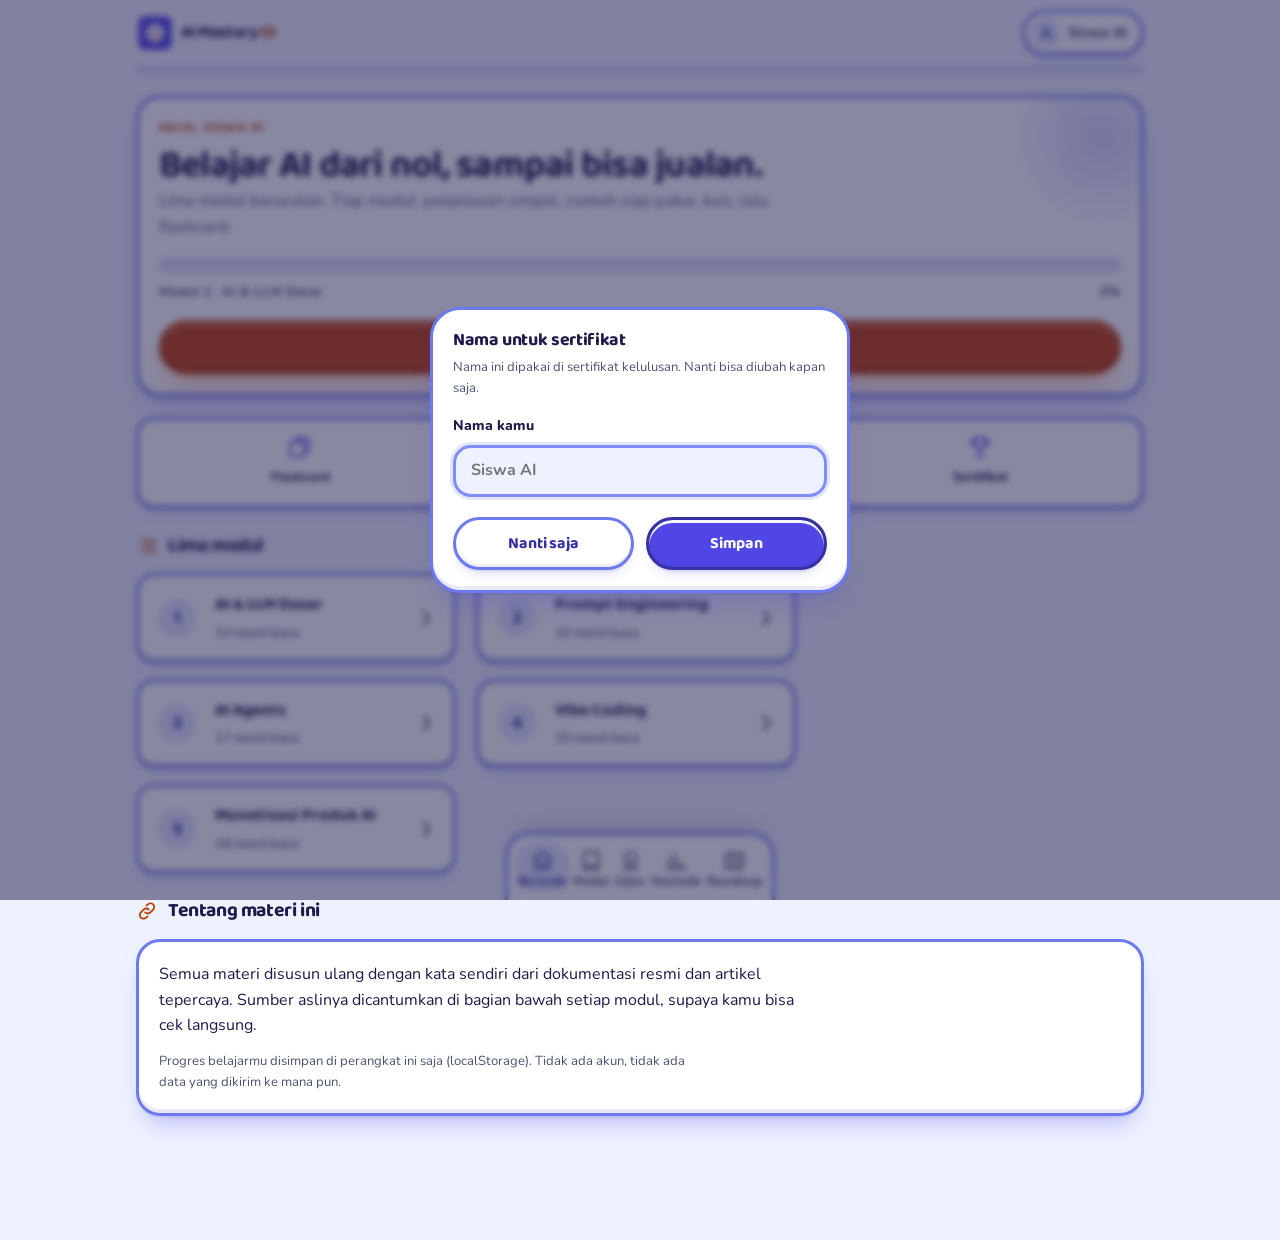
<file: index.html>
<!DOCTYPE html>
<html lang="id">
<head>
<meta charset="utf-8">
<meta name="viewport" content="width=device-width, initial-scale=1, viewport-fit=cover">
<title>AI Mastery ID — Belajar AI dari Nol sampai Menghasilkan</title>
<meta name="description" content="Kursus AI 5 modul untuk pemula Indonesia: dasar LLM, prompt engineering, AI agents, vibe coding, monetisasi produk AI. Plus kuis, flashcard, sertifikat. Bisa offline.">
<meta name="theme-color" content="#4F46E5">
<meta name="color-scheme" content="light">
<link rel="manifest" href="./manifest.json">
<link rel="icon" href="./assets/favicon-32.png" sizes="32x32">
<link rel="apple-touch-icon" href="./assets/apple-touch-icon.png">
<meta name="apple-mobile-web-app-capable" content="yes">
<meta name="apple-mobile-web-app-title" content="AI Mastery">
<meta name="mobile-web-app-capable" content="yes">
<link rel="stylesheet" href="./styles.css">
</head>
<body>

<a class="skip-link" href="#main">Lewati ke konten utama</a>

<svg width="0" height="0" style="position:absolute" aria-hidden="true" focusable="false">
  <defs>
    <symbol id="brandLogo" viewBox="0 0 512 512">
      <rect width="512" height="512" rx="116" fill="#4F46E5"/>
      <rect x="26" y="26" width="460" height="460" rx="96" fill="none" stroke="#C7D2FE" stroke-opacity=".55" stroke-width="6"/>
      <circle cx="256" cy="256" r="134" fill="#EEF2FF"/>
      <circle cx="212" cy="238" r="21" fill="#4F46E5"/>
      <circle cx="300" cy="238" r="21" fill="#4F46E5"/>
      <path d="M198 302c18 20 39 30 58 30s40-10 58-30" fill="none" stroke="#EA580C" stroke-width="20" stroke-linecap="round"/>
      <path d="M256 92v28M256 392v28M120 256H92M420 256h-28" stroke="#C7D2FE" stroke-width="18" stroke-linecap="round"/>
    </symbol>
    <symbol id="i-home" viewBox="0 0 24 24" fill="none" stroke="currentColor" stroke-width="2" stroke-linecap="round" stroke-linejoin="round"><path d="M3 10.5 12 3l9 7.5"/><path d="M5 9.7V20a1 1 0 0 0 1 1h4v-6h4v6h4a1 1 0 0 0 1-1V9.7"/></symbol>
    <symbol id="i-book" viewBox="0 0 24 24" fill="none" stroke="currentColor" stroke-width="2" stroke-linecap="round" stroke-linejoin="round"><path d="M4 4.5A1.5 1.5 0 0 1 5.5 3H19v15H5.5A1.5 1.5 0 0 0 4 19.5z"/><path d="M4 19.5A1.5 1.5 0 0 0 5.5 21H19v-3"/></symbol>
    <symbol id="i-award" viewBox="0 0 24 24" fill="none" stroke="currentColor" stroke-width="2" stroke-linecap="round" stroke-linejoin="round"><circle cx="12" cy="9" r="6"/><path d="M8.2 14.2 6 22l6-3 6 3-2.2-7.8"/></symbol>
    <symbol id="i-chart" viewBox="0 0 24 24" fill="none" stroke="currentColor" stroke-width="2" stroke-linecap="round" stroke-linejoin="round"><path d="M4 20V10M10 20V4M16 20v-7M22 20H2"/></symbol>
    <symbol id="i-map" viewBox="0 0 24 24" fill="none" stroke="currentColor" stroke-width="2" stroke-linecap="round" stroke-linejoin="round"><path d="M9 4 3 6v15l6-2 6 2 6-2V4l-6 2z"/><path d="M9 4v15M15 6v15"/></symbol>
    <symbol id="i-play" viewBox="0 0 24 24" fill="none" stroke="currentColor" stroke-width="2" stroke-linecap="round" stroke-linejoin="round"><path d="M7 4.5v15l13-7.5z"/></symbol>
    <symbol id="i-cards" viewBox="0 0 24 24" fill="none" stroke="currentColor" stroke-width="2" stroke-linecap="round" stroke-linejoin="round"><rect x="3" y="7" width="13" height="14" rx="2.5"/><path d="M8 4h10a2 2 0 0 1 2 2v11"/></symbol>
    <symbol id="i-copy" viewBox="0 0 24 24" fill="none" stroke="currentColor" stroke-width="2" stroke-linecap="round" stroke-linejoin="round"><rect x="9" y="9" width="12" height="12" rx="2.5"/><path d="M15 5.5A2.5 2.5 0 0 0 12.5 3H5.5A2.5 2.5 0 0 0 3 5.5v7A2.5 2.5 0 0 0 5.5 15"/></symbol>
    <symbol id="i-check" viewBox="0 0 24 24" fill="none" stroke="currentColor" stroke-width="2.4" stroke-linecap="round" stroke-linejoin="round"><path d="m4 12.5 5 5L20 6.5"/></symbol>
    <symbol id="i-x" viewBox="0 0 24 24" fill="none" stroke="currentColor" stroke-width="2.4" stroke-linecap="round" stroke-linejoin="round"><path d="M6 6l12 12M18 6 6 18"/></symbol>
    <symbol id="i-chev" viewBox="0 0 24 24" fill="none" stroke="currentColor" stroke-width="2.4" stroke-linecap="round" stroke-linejoin="round"><path d="m9 5 7 7-7 7"/></symbol>
    <symbol id="i-back" viewBox="0 0 24 24" fill="none" stroke="currentColor" stroke-width="2.4" stroke-linecap="round" stroke-linejoin="round"><path d="m15 5-7 7 7 7"/></symbol>
    <symbol id="i-lock" viewBox="0 0 24 24" fill="none" stroke="currentColor" stroke-width="2" stroke-linecap="round" stroke-linejoin="round"><rect x="4" y="10.5" width="16" height="10.5" rx="3"/><path d="M8 10.5V7a4 4 0 0 1 8 0v3.5"/></symbol>
    <symbol id="i-flame" viewBox="0 0 24 24" fill="none" stroke="currentColor" stroke-width="2" stroke-linecap="round" stroke-linejoin="round"><path d="M12 22c4 0 6.5-2.7 6.5-6.2 0-4.4-4.3-6-4.3-9.8 0-1.6.6-2.6 1-3-3 .5-6 3.1-6 7 0 1.4-.6 2-1.3 2-.8 0-1.4-.8-1.4-2C5 12.6 5.5 22 12 22Z"/></symbol>
    <symbol id="i-download" viewBox="0 0 24 24" fill="none" stroke="currentColor" stroke-width="2" stroke-linecap="round" stroke-linejoin="round"><path d="M12 3v12m0 0 4.5-4.5M12 15l-4.5-4.5"/><path d="M4 17v2.5A1.5 1.5 0 0 0 5.5 21h13A1.5 1.5 0 0 0 20 19.5V17"/></symbol>
    <symbol id="i-share" viewBox="0 0 24 24" fill="none" stroke="currentColor" stroke-width="2" stroke-linecap="round" stroke-linejoin="round"><circle cx="18" cy="5" r="2.6"/><circle cx="6" cy="12" r="2.6"/><circle cx="18" cy="19" r="2.6"/><path d="m8.4 10.8 7.2-4.2M8.4 13.2l7.2 4.2"/></symbol>
    <symbol id="i-refresh" viewBox="0 0 24 24" fill="none" stroke="currentColor" stroke-width="2" stroke-linecap="round" stroke-linejoin="round"><path d="M20 11a8 8 0 0 0-13.7-5.3L3 9"/><path d="M3 4v5h5"/><path d="M4 13a8 8 0 0 0 13.7 5.3L21 15"/><path d="M21 20v-5h-5"/></symbol>
    <symbol id="i-brain" viewBox="0 0 24 24" fill="none" stroke="currentColor" stroke-width="2" stroke-linecap="round" stroke-linejoin="round"><path d="M9.5 3A3.5 3.5 0 0 0 6 6.5 3 3 0 0 0 5 12a3 3 0 0 0 .6 4.6A3.5 3.5 0 0 0 9.5 21H12V3z"/><path d="M14.5 3A3.5 3.5 0 0 1 18 6.5 3 3 0 0 1 19 12a3 3 0 0 1-.6 4.6A3.5 3.5 0 0 1 14.5 21H12"/></symbol>
    <symbol id="i-wand" viewBox="0 0 24 24" fill="none" stroke="currentColor" stroke-width="2" stroke-linecap="round" stroke-linejoin="round"><path d="M4 20 15.5 8.5"/><path d="M13.5 6.5 17.5 10.5"/><path d="M19 3v4M17 5h4M7 4.5v3M5.5 6h3"/></symbol>
    <symbol id="i-cpu" viewBox="0 0 24 24" fill="none" stroke="currentColor" stroke-width="2" stroke-linecap="round" stroke-linejoin="round"><rect x="6" y="6" width="12" height="12" rx="3"/><path d="M10 2v2M14 2v2M10 20v2M14 20v2M2 10h2M2 14h2M20 10h2M20 14h2"/></symbol>
    <symbol id="i-code" viewBox="0 0 24 24" fill="none" stroke="currentColor" stroke-width="2" stroke-linecap="round" stroke-linejoin="round"><path d="m8 6-5 6 5 6M16 6l5 6-5 6"/></symbol>
    <symbol id="i-coins" viewBox="0 0 24 24" fill="none" stroke="currentColor" stroke-width="2" stroke-linecap="round" stroke-linejoin="round"><ellipse cx="9" cy="6" rx="6" ry="3"/><path d="M3 6v5c0 1.7 2.7 3 6 3s6-1.3 6-3V6"/><path d="M9 14v4c0 1.7 2.7 3 6 3s6-1.3 6-3v-5c0-1.7-2.7-3-6-3"/></symbol>
    <symbol id="i-link" viewBox="0 0 24 24" fill="none" stroke="currentColor" stroke-width="2" stroke-linecap="round" stroke-linejoin="round"><path d="M10 13.5a4 4 0 0 0 5.7 0l3-3a4 4 0 0 0-5.7-5.7L11.5 6"/><path d="M14 10.5a4 4 0 0 0-5.7 0l-3 3a4 4 0 0 0 5.7 5.7L12.5 18"/></symbol>
    <symbol id="i-bulb" viewBox="0 0 24 24" fill="none" stroke="currentColor" stroke-width="2" stroke-linecap="round" stroke-linejoin="round"><path d="M9 18h6M10 21.5h4"/><path d="M12 2.5A6.5 6.5 0 0 0 8.5 14v1.4A2 2 0 0 0 10.5 17h3a2 2 0 0 0 2-1.6V14A6.5 6.5 0 0 0 12 2.5Z"/></symbol>
    <symbol id="i-alert" viewBox="0 0 24 24" fill="none" stroke="currentColor" stroke-width="2" stroke-linecap="round" stroke-linejoin="round"><path d="M12 3 2.5 20h19z"/><path d="M12 9.5v4.5M12 17.2v.3"/></symbol>
    <symbol id="i-list" viewBox="0 0 24 24" fill="none" stroke="currentColor" stroke-width="2" stroke-linecap="round" stroke-linejoin="round"><path d="M8 6h13M8 12h13M8 18h13M3.5 6h.01M3.5 12h.01M3.5 18h.01"/></symbol>
    <symbol id="i-user" viewBox="0 0 24 24" fill="none" stroke="currentColor" stroke-width="2" stroke-linecap="round" stroke-linejoin="round"><circle cx="12" cy="8" r="4"/><path d="M4.5 21a7.5 7.5 0 0 1 15 0"/></symbol>
    <symbol id="i-print" viewBox="0 0 24 24" fill="none" stroke="currentColor" stroke-width="2" stroke-linecap="round" stroke-linejoin="round"><path d="M7 9V3.5h10V9"/><rect x="3.5" y="9" width="17" height="8" rx="2.5"/><path d="M7 14h10v6.5H7z"/></symbol>
    <symbol id="i-zoom" viewBox="0 0 24 24" fill="none" stroke="currentColor" stroke-width="2" stroke-linecap="round" stroke-linejoin="round"><circle cx="10.5" cy="10.5" r="6.5"/><path d="m15.5 15.5 5 5M8 10.5h5M10.5 8v5"/></symbol>
    <symbol id="i-trophy" viewBox="0 0 24 24" fill="none" stroke="currentColor" stroke-width="2" stroke-linecap="round" stroke-linejoin="round"><path d="M7 4h10v5a5 5 0 0 1-10 0z"/><path d="M7 5.5H4.5V7A3.5 3.5 0 0 0 7 10.3M17 5.5h2.5V7A3.5 3.5 0 0 1 17 10.3"/><path d="M12 14v3.5M8.5 21h7"/></symbol>
  </defs>
</svg>

<header class="app-bar">
  <div class="app-bar__inner">
    <button class="brand" data-go="home" aria-label="Ke beranda">
      <svg class="brand__mark" viewBox="0 0 512 512" aria-hidden="true"><use href="#brandLogo"/></svg>
      <span class="brand__name">AI Mastery <em>ID</em></span>
    </button>
    <button class="who" id="whoBtn" aria-label="Ubah nama">
      <span class="who__av" aria-hidden="true"><svg width="17" height="17"><use href="#i-user"/></svg></span>
      <span id="whoName">Siswa AI</span>
    </button>
  </div>
  <div class="app-bar__rail" role="progressbar" aria-label="Progres belajar" aria-valuemin="0" aria-valuemax="100" aria-valuenow="0" id="topRail">
    <i></i>
  </div>
</header>

<main id="main">

  <!-- ============ BERANDA ============ -->
  <section class="screen active" id="screen-home" aria-labelledby="homeTitle">
    <div class="card resume" style="--i:0">
      <p class="eyebrow" id="homeGreet">Selamat datang</p>
      <h1 id="homeTitle">Belajar AI dari nol, sampai bisa jualan.</h1>
      <p class="lede">Lima modul berurutan. Tiap modul: penjelasan simpel, contoh siap pakai, kuis, lalu flashcard.</p>
      <div style="margin-top:18px">
        <div class="bar bar--accent"><i id="resumeBar"></i></div>
        <div class="bar__meta"><span id="resumeLabel">Belum mulai</span><span id="resumePct">0%</span></div>
      </div>
      <div class="btn-row" style="margin-top:18px">
        <button class="btn btn--accent" id="resumeBtn">
          <svg width="19" height="19" aria-hidden="true"><use href="#i-play"/></svg>
          <span id="resumeBtnLabel">Mulai Modul 1</span>
        </button>
      </div>
    </div>

    <div class="quick" style="--i:1">
      <button data-go="flashpick">
        <svg aria-hidden="true"><use href="#i-cards"/></svg>Flashcard
      </button>
      <button data-go="exam">
        <svg aria-hidden="true"><use href="#i-award"/></svg>Ujian Akhir
      </button>
      <button data-go="cert">
        <svg aria-hidden="true"><use href="#i-trophy"/></svg>Sertifikat
      </button>
    </div>

    <div class="section-title" style="--i:2">
      <svg aria-hidden="true"><use href="#i-list"/></svg>
      <h2>Lima modul</h2>
    </div>
    <ul class="rail" id="moduleRail" style="--i:3"></ul>

    <div class="section-title" style="--i:4">
      <svg aria-hidden="true"><use href="#i-link"/></svg>
      <h2>Tentang materi ini</h2>
    </div>
    <div class="card" style="--i:5">
      <p>Semua materi disusun ulang dengan kata sendiri dari dokumentasi resmi dan artikel tepercaya. Sumber aslinya dicantumkan di bagian bawah setiap modul, supaya kamu bisa cek langsung.</p>
      <p class="tiny" style="margin-top:12px">Progres belajarmu disimpan di perangkat ini saja (localStorage). Tidak ada akun, tidak ada data yang dikirim ke mana pun.</p>
    </div>
  </section>

  <!-- ============ MODUL ============ -->
  <section class="screen" id="screen-module" aria-labelledby="modTitle"></section>
  <section class="screen" id="screen-flashpick" aria-labelledby="fpTitle"></section>

  <!-- ============ KUIS ============ -->
  <section class="screen" id="screen-quiz" aria-labelledby="quizTitle"></section>

  <!-- ============ FLASHCARD ============ -->
  <section class="screen" id="screen-flash" aria-labelledby="flashTitle"></section>

  <!-- ============ UJIAN AKHIR ============ -->
  <section class="screen" id="screen-exam" aria-labelledby="examTitle"></section>

  <!-- ============ SERTIFIKAT ============ -->
  <section class="screen" id="screen-cert" aria-labelledby="certTitle"></section>

  <!-- ============ STATISTIK ============ -->
  <section class="screen" id="screen-stats" aria-labelledby="statsTitle"></section>

  <!-- ============ ROADMAP ============ -->
  <section class="screen" id="screen-roadmap" aria-labelledby="rmTitle"></section>

</main>

<nav class="tabbar" aria-label="Navigasi utama">
  <button class="tab" data-go="home" aria-current="page"><svg aria-hidden="true"><use href="#i-home"/></svg>Beranda</button>
  <button class="tab" data-go="modules"><svg aria-hidden="true"><use href="#i-book"/></svg>Modul</button>
  <button class="tab" data-go="exam"><svg aria-hidden="true"><use href="#i-award"/></svg>Ujian</button>
  <button class="tab" data-go="stats"><svg aria-hidden="true"><use href="#i-chart"/></svg>Statistik</button>
  <button class="tab" data-go="roadmap"><svg aria-hidden="true"><use href="#i-map"/></svg>Roadmap</button>
</nav>

<div id="toast" role="status" aria-live="polite"></div>

<dialog id="nameDialog" aria-labelledby="ndTitle">
  <h3 id="ndTitle">Nama untuk sertifikat</h3>
  <p class="tiny">Nama ini dipakai di sertifikat kelulusan. Nanti bisa diubah kapan saja.</p>
  <label class="field" for="nameInput">Nama kamu</label>
  <input type="text" id="nameInput" placeholder="Siswa AI" maxlength="48" autocomplete="name" enterkeyhint="done">
  <div class="btn-row" style="margin-top:20px">
    <button class="btn btn--ghost" id="nameCancel">Nanti saja</button>
    <button class="btn" id="nameSave">Simpan</button>
  </div>
</dialog>

<script src="./data.js"></script>
<script src="./app.js"></script>
</body>
</html>
</file>
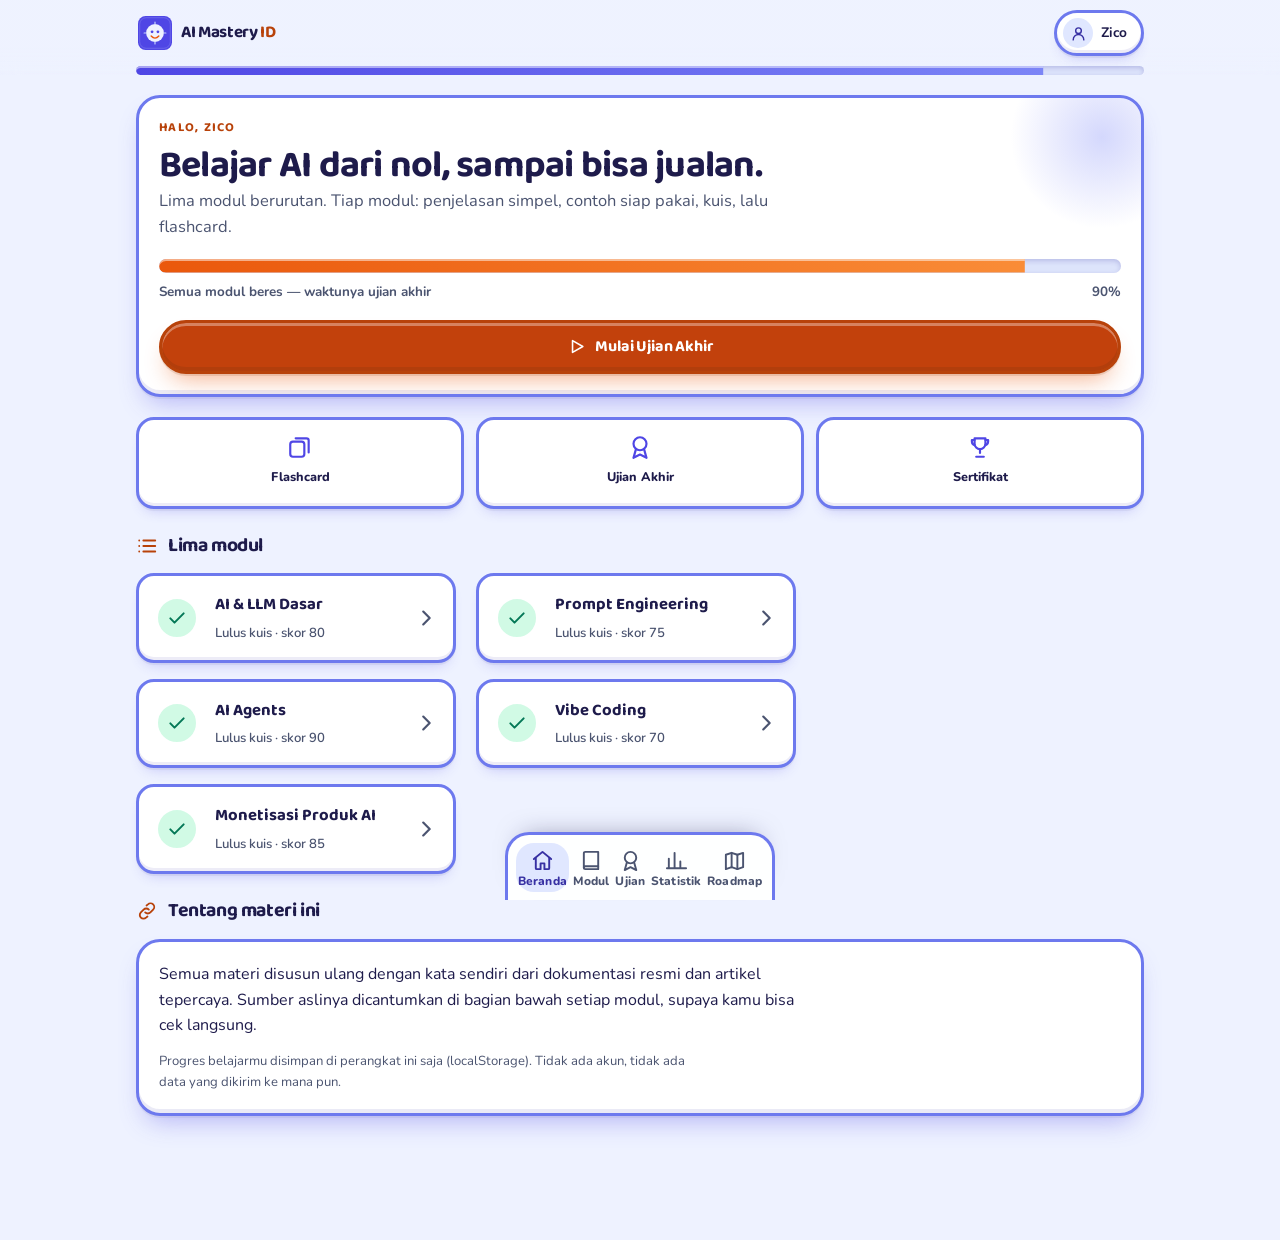
<file: tools/seed.html>
<!DOCTYPE html>
<html lang="id">
<head>
<meta charset="utf-8">
<title>Seed progres (alat pengembangan)</title>
<style>body{font-family:system-ui;padding:24px;color:#1E1B4B}</style>
</head>
<body>
<p id="msg">Menyiapkan data…</p>
<script>
/* Alat pengembangan: mengisi localStorage lalu membuka aplikasi.
   Dipakai untuk mengambil tangkapan layar dan menguji tampilan
   dalam kondisi "sudah lulus". Tidak dipakai oleh aplikasi itu sendiri.
   Contoh: tools/seed.html?to=%23cert  atau  ?to=%23stats&partial=1 */
(function () {
  var p = new URLSearchParams(location.search);
  var to = p.get('to') || '#home';
  var partial = p.get('partial') === '1';
  var today = new Date();
  var key = function (d) { return d.getFullYear() + '-' + String(d.getMonth() + 1).padStart(2, '0') + '-' + String(d.getDate()).padStart(2, '0'); };
  var days = {};
  for (var i = 0; i < 22; i++) {
    var d = new Date(today.getTime() - i * 864e5);
    days[key(d)] = i % 4 === 3 ? 0 : (i % 3 === 0 ? 5 : (i % 2 === 0 ? 3 : 1));
  }
  var state = {
    v: 1, name: 'Zico', nameSet: true, createdAt: Date.now() - 864e5 * 9,
    modules: {}, exam: { attempts: [] }, cert: null,
    days: days, lastDay: key(today),
    streak: { current: 6, best: 9 }
  };
  var ids = ['m1', 'm2', 'm3', 'm4', 'm5'];
  ids.forEach(function (id, i) {
    state.modules[id] = {
      read: true, lastLesson: i === 2 ? 3 : 0, scroll: 0,
      quiz: { best: [80, 75, 90, 70, 85][i], attempts: [{ date: Date.now() - i * 36e5, score: [80, 75, 90, 70, 85][i], correct: 4, total: 5 }] },
      fc: { seen: {}, mastered: {} }
    };
  });
  if (p.get('first') === '1') {
    /* kondisi pengguna baru: belum ada nama, belum mulai apa pun */
    state.name = 'Siswa AI'; state.nameSet = false;
    state.modules = {}; state.exam.attempts = []; state.cert = null;
    state.streak = { current: 0, best: 0 }; state.lastDay = null; state.days = {};
  }
  if (partial) {
    state.modules.m3.read = false;
    state.modules.m3.quiz = { best: 0, attempts: [] };
    state.modules.m4.read = false;
    state.modules.m4.quiz = { best: 0, attempts: [] };
    state.modules.m5.read = false;
    state.modules.m5.quiz = { best: 0, attempts: [] };
    state.streak = { current: 1, best: 3 };
    state.lastDay = null;
  }
  if (p.get('lulus') === '1') {
    state.exam.attempts = [{ date: Date.now() - 36e5, score: 85, correct: 17, total: 20 }];
    state.cert = { name: state.name, score: 85, date: Date.now() - 36e5, id: 'AIM20260815' };
  }
  try {
    localStorage.setItem('aiMastery.v1', JSON.stringify(state));
    document.getElementById('msg').textContent = 'Data siap. Membuka aplikasi…';
    location.replace('../index.html' + to);
  } catch (e) {
    document.getElementById('msg').textContent = 'Gagal menyiapkan data: ' + e.message;
  }
})();
</script>
</body>
</html>
</file>
<file: styles.css>
/* ==========================================================================
   AI Mastery ID — design system
   Dunia visual: Claymorphism edukatif. Terang, membulat, chunky, ramah.
   Palet & tipe disahkan di PRODUCT.md (match terverifikasi dari design-system).
   ========================================================================== */

@font-face {
  font-family: 'Baloo 2';
  font-style: normal;
  font-weight: 400 800;
  font-display: swap;
  src: url('./assets/fonts/baloo-2.woff2') format('woff2');
}
@font-face {
  font-family: 'Nunito';
  font-style: normal;
  font-weight: 400 800;
  font-display: swap;
  src: url('./assets/fonts/nunito.woff2') format('woff2');
}

:root {
  /* warna */
  --c-primary: #4F46E5;
  --c-primary-deep: #3730A3;
  --c-primary-soft: #C7D2FE;
  --c-primary-wash: #E0E7FF;
  --c-secondary: #818CF8;
  --c-accent: #EA580C;          /* aksen merek: bentuk, ikon, garis — bukan latar berteks putih */
  --c-accent-strong: #C2410C;   /* latar aksen untuk teks putih: 5.18:1 */
  --c-accent-deep: #B8420A;
  --c-accent-wash: #FFEDD5;
  --c-bg: #EEF2FF;
  --c-bg-deep: #DDE4FB;
  --c-card: #FFFFFF;
  --c-fg: #1E1B4B;
  --c-muted: #4B5470;
  --c-line: #6D79EE;   /* batas kontrol: 3.74:1 di atas putih, 3.34:1 di atas latar halaman */
  --c-success: #047857;
  --c-success-wash: #D1FAE5;
  --c-danger: #B91C1C;
  --c-danger-wash: #FEE2E2;

  /* bentuk */
  --r-xl: 30px;
  --r-lg: 24px;
  --r-md: 18px;
  --r-sm: 12px;
  --r-pill: 999px;
  --bw: 3px;

  /* clay: bayangan ganda — inner highlight + outer soft, selalu ada offset */
  --clay: 0 2px 0 rgba(30, 27, 75, .05),
          0 14px 26px -10px rgba(79, 70, 229, .38),
          inset 0 3px 0 rgba(255, 255, 255, .95),
          inset 0 -4px 0 rgba(55, 48, 163, .10);
  --clay-flat: 0 2px 0 rgba(30, 27, 75, .05),
               0 8px 14px -8px rgba(79, 70, 229, .32),
               inset 0 3px 0 rgba(255, 255, 255, .95),
               inset 0 -3px 0 rgba(55, 48, 163, .09);
  --clay-press: 0 1px 0 rgba(30, 27, 75, .06),
                inset 0 4px 10px rgba(55, 48, 163, .22),
                inset 0 -2px 0 rgba(255, 255, 255, .55);
  --clay-accent: 0 2px 0 rgba(120, 53, 15, .12),
                 0 14px 24px -10px rgba(234, 88, 12, .48),
                 inset 0 3px 0 rgba(255, 255, 255, .34),
                 inset 0 -4px 0 rgba(120, 53, 15, .22);

  /* jarak */
  --s-1: 4px; --s-2: 8px; --s-3: 12px; --s-4: 16px;
  --s-5: 20px; --s-6: 26px; --s-7: 34px; --s-8: 46px;

  --measure: min(68ch, 660px);   /* 65-75ch: batas panjang baris agar mata tidak tersesat di desktop */
  --tap: 48px;

  --ease: cubic-bezier(.22, .9, .28, 1);
}

*, *::before, *::after { box-sizing: border-box; }

html {
  -webkit-text-size-adjust: 100%;
  scroll-behavior: smooth;
}

body {
  margin: 0;
  min-height: 100dvh;
  font-family: 'Nunito', 'Segoe UI', system-ui, -apple-system, sans-serif;
  font-size: 1rem;
  line-height: 1.6;
  color: var(--c-fg);
  background: #EEF2FF;   /* sama dengan --c-bg, ditulis literal supaya latar terbaca sebagai terang */
  overflow-x: hidden;
}

/* --- permukaan peramban ikut membawa desain --- */
::selection { background: var(--c-primary-soft); color: var(--c-fg); }
body { caret-color: var(--c-accent); }

* { scrollbar-width: thin; scrollbar-color: var(--c-primary-soft) transparent; }
*::-webkit-scrollbar { width: 10px; height: 10px; }
*::-webkit-scrollbar-track { background: transparent; }
*::-webkit-scrollbar-thumb {
  background: var(--c-primary-soft);
  border-radius: var(--r-pill);
  border: 3px solid transparent;
  background-clip: content-box;
}

:focus-visible {
  outline: 3px solid var(--c-primary-deep);
  outline-offset: 3px;
  border-radius: var(--r-sm);
}

h1, h2, h3, h4, .display {
  font-family: 'Baloo 2', 'Nunito', system-ui, sans-serif;
  font-weight: 700;
  line-height: 1.16;
  letter-spacing: -0.02em;
  margin: 0;
  text-wrap: balance;
}
h1 { font-size: clamp(1.65rem, 6.2vw, 2.35rem); }
h2 { font-size: clamp(1.3rem, 4.6vw, 1.7rem); }
h3 { font-size: 1.12rem; }
p  { margin: 0 0 var(--s-3); max-width: var(--measure); }
p:last-child { margin-bottom: 0; }
a { color: var(--c-primary-deep); text-underline-offset: 3px; text-decoration-thickness: 2px; }
strong { font-weight: 800; }
ul, ol { margin: 0 0 var(--s-3); padding-left: 1.15em; max-width: var(--measure); }
li { margin-bottom: 6px; }
li::marker { color: var(--c-accent-deep); font-weight: 800; }
code {
  font-family: ui-monospace, 'Cascadia Mono', Menlo, monospace;
  font-size: .9em;
  background: var(--c-primary-wash);
  border: 1px solid var(--c-line);
  border-radius: 7px;
  padding: 1px 6px;
}
hr { border: 0; border-top: 3px dotted var(--c-line); margin: var(--s-6) 0; }
button, input, textarea { font: inherit; color: inherit; }
button { cursor: pointer; }

.sr-only {
  position: absolute; width: 1px; height: 1px; padding: 0; margin: -1px;
  overflow: hidden; clip: rect(0 0 0 0); white-space: nowrap; border: 0;
}
.skip-link {
  position: fixed; top: 8px; left: 8px; z-index: 90;
  transform: translateY(-160%);
  background: var(--c-fg); color: #fff; padding: 10px 16px;
  border-radius: var(--r-sm); text-decoration: none; font-weight: 700;
  transition: transform .2s var(--ease);
}
.skip-link:focus { transform: translateY(0); }

/* ===================== kerangka aplikasi ===================== */
.app-bar {
  position: sticky; top: 0; z-index: 40;
  padding: calc(env(safe-area-inset-top) + 10px) var(--s-4) 0;
  background: linear-gradient(to bottom, rgba(238,242,255,.97) 62%, rgba(238,242,255,.72) 88%, rgba(238,242,255,0));
  backdrop-filter: blur(10px);
}
.app-bar__inner {
  display: flex; align-items: center; gap: var(--s-3);
  max-width: 788px; margin: 0 auto;   /* sejajar dengan tepi kartu di main */
}
.brand {
  display: inline-flex; align-items: center; gap: 9px;
  background: none; border: 0; padding: 4px 2px; border-radius: var(--r-sm);
  color: var(--c-fg);
}
.brand__mark { width: 34px; height: 34px; flex: none; }
.brand__name {
  font-family: 'Baloo 2', sans-serif; font-weight: 700; font-size: 1.06rem;
  letter-spacing: -0.02em; white-space: nowrap;
}
.brand__name em { font-style: normal; color: var(--c-accent-deep); }
.who {
  margin-left: auto;
  display: inline-flex; align-items: center; gap: 8px;
  min-height: 42px; padding: 5px 14px 5px 6px;
  background: var(--c-card); border: var(--bw) solid var(--c-line);
  border-radius: var(--r-pill); box-shadow: var(--clay-flat);
  font-weight: 700; font-size: .86rem; max-width: 46vw;
  transition: transform .16s var(--ease), box-shadow .16s var(--ease);
}
.who span { overflow: hidden; text-overflow: ellipsis; white-space: nowrap; }
.who:active { transform: translateY(2px) scale(.985); box-shadow: var(--clay-press); }
.who__av {
  width: 30px; height: 30px; flex: none; border-radius: 50%;
  background: var(--c-primary-wash); display: grid; place-items: center;
  color: var(--c-primary-deep);
}
.app-bar__rail {
  max-width: 788px; margin: 10px auto 0;
  height: 9px; border-radius: var(--r-pill);
  background: var(--c-bg-deep); box-shadow: inset 0 2px 5px rgba(55,48,163,.22);
  overflow: hidden;
}
.app-bar__rail i {
  display: block; height: 100%; width: 100%;
  border-radius: var(--r-pill);
  background: linear-gradient(90deg, var(--c-primary), var(--c-secondary));
  box-shadow: inset 0 2px 0 rgba(255,255,255,.5);
  clip-path: inset(0 100% 0 0);
  transition: clip-path .55s var(--ease);
}

main {
  max-width: 820px; margin: 0 auto;
  padding: var(--s-5) var(--s-4) calc(104px + env(safe-area-inset-bottom));
  min-height: 62dvh;
}
.screen { display: none; }
.screen.active { display: block; }

/* satu momen masuk, bukan efek berserakan di tiap bagian */
.screen.active > * {
  animation: rise .42s var(--ease) both;
  animation-delay: calc(var(--i, 0) * 55ms);
}
@keyframes rise {
  from { opacity: 0; transform: translateY(16px) scale(.985); }
  to   { opacity: 1; transform: none; }
}

/* ===================== tab bar ===================== */
.tabbar {
  position: fixed; left: 0; right: 0; bottom: 0; z-index: 45;
  display: flex; justify-content: center; gap: 2px;
  padding: 8px 8px calc(8px + env(safe-area-inset-bottom));
  background: rgba(255,255,255,.94);
  backdrop-filter: blur(12px);
  border-top: var(--bw) solid var(--c-line);
  box-shadow: 0 -12px 26px -18px rgba(30,27,75,.5);
}
.tab {
  flex: 1 1 0; max-width: 108px;
  display: flex; flex-direction: column; align-items: center; gap: 3px;
  min-height: var(--tap); padding: 6px 2px 4px;
  background: none; border: 0; border-radius: var(--r-md);
  color: var(--c-muted); font-size: .75rem; font-weight: 800;
  letter-spacing: .01em; line-height: 1.1;
  transition: color .18s var(--ease), background .18s var(--ease), transform .18s var(--ease);
}
.tab svg { width: 23px; height: 23px; }
.tab[aria-current="page"] {
  color: var(--c-primary-deep); background: var(--c-primary-wash);
}
.tab:active { transform: translateY(2px); }
.tab .dot {
  position: absolute; margin: -26px 0 0 22px;
  width: 8px; height: 8px; border-radius: 50%;
  background: var(--c-accent); border: 2px solid #fff;
}

/* ===================== komponen ===================== */
.card {
  background: var(--c-card);
  border: var(--bw) solid var(--c-line);
  border-radius: var(--r-lg);
  box-shadow: var(--clay);
  padding: var(--s-5);
  margin-bottom: var(--s-5);
}
.card--wash { background: var(--c-primary-wash); }
.card--pad0 { padding: 0; overflow: hidden; }

.btn {
  display: inline-flex; align-items: center; justify-content: center; gap: 9px;
  min-height: var(--tap); padding: 11px 22px;
  border: var(--bw) solid var(--c-primary-deep);
  border-radius: var(--r-pill);
  background: var(--c-primary); color: #fff;
  font-family: 'Baloo 2', sans-serif; font-weight: 700; font-size: 1rem;
  letter-spacing: -0.01em; text-decoration: none;
  box-shadow: var(--clay-flat);
  transition: transform .16s var(--ease), box-shadow .16s var(--ease), background .2s var(--ease);
}
.btn:active { transform: translateY(3px) scale(.985); box-shadow: var(--clay-press); }
.btn[disabled] { opacity: .5; cursor: not-allowed; transform: none; box-shadow: var(--clay-flat); }
.btn--accent { background: var(--c-accent-strong); border-color: var(--c-accent-deep); box-shadow: var(--clay-accent); }
.btn--ghost { background: var(--c-card); color: var(--c-primary-deep); border-color: var(--c-line); }
.btn--quiet {
  background: transparent; border-color: transparent; box-shadow: none;
  color: var(--c-primary-deep); padding-inline: 10px;
}
.btn--quiet:active { transform: none; background: var(--c-primary-wash); }
.btn--block { width: 100%; }
.btn--sm { min-height: 44px; padding: 6px 16px; font-size: .9rem; }
.btn-row { display: flex; flex-wrap: wrap; gap: var(--s-3); }
.btn-row .btn { flex: 1 1 160px; }
@media (hover: hover) {
  .btn:hover { background: var(--c-primary-deep); }
  .btn--accent:hover { background: var(--c-accent-deep); }
  .btn--ghost:hover { background: var(--c-primary-wash); }
  .btn--quiet:hover { background: var(--c-primary-wash); }
}

.pill {
  display: inline-flex; align-items: center; gap: 6px;
  padding: 5px 13px; border-radius: var(--r-pill);
  background: var(--c-card); border: 2px solid var(--c-line);
  font-size: .77rem; font-weight: 800; color: var(--c-muted);
  white-space: nowrap;
}
.pill--done { background: var(--c-success-wash); border-color: #6EE7B7; color: var(--c-success); }
.pill--now  { background: var(--c-accent-wash); border-color: #FDBA74; color: var(--c-accent-deep); }
.pill--lock { background: var(--c-bg-deep); }
.pill svg { width: 15px; height: 15px; }

.eyebrow {
  font-family: 'Baloo 2', sans-serif; font-size: .79rem; font-weight: 700;
  text-transform: uppercase; letter-spacing: .1em; color: var(--c-accent-deep);
  margin: 0 0 6px;
}
.lede { font-size: 1.03rem; color: var(--c-muted); }
.tiny { font-size: .82rem; color: var(--c-muted); }
.section-title { display: flex; align-items: center; gap: 10px; margin: var(--s-6) 0 var(--s-4); }
.section-title svg { width: 22px; height: 22px; color: var(--c-accent-deep); flex: none; }
.section-title h2, .section-title h3 { font-size: 1.22rem; }

/* --- hero: kartu lanjutkan --- */
.resume { position: relative; overflow: hidden; }
.resume::after {
  content: ""; position: absolute; right: -56px; top: -56px;
  width: 190px; height: 190px; border-radius: 50%;
  background: radial-gradient(circle, rgba(129,140,248,.34), rgba(129,140,248,0) 68%);
  pointer-events: none;
}
.resume__top { display: flex; align-items: flex-start; gap: var(--s-4); }
.resume h2 { margin-bottom: 6px; }
.bar {
  height: 14px; border-radius: var(--r-pill); background: var(--c-bg-deep);
  box-shadow: inset 0 2px 5px rgba(55,48,163,.22); overflow: hidden;
}
.bar i {
  display: block; height: 100%; width: 100%;
  background: linear-gradient(90deg, var(--c-primary), var(--c-secondary));
  box-shadow: inset 0 2px 0 rgba(255,255,255,.5);
  border-radius: var(--r-pill);
  clip-path: inset(0 100% 0 0);
  transition: clip-path .6s var(--ease);
}
.bar--accent i { background: linear-gradient(90deg, var(--c-accent), #FB923C); }
.bar__meta { display: flex; justify-content: space-between; margin-top: 8px; font-size: .84rem; font-weight: 700; color: var(--c-muted); }

.quick { display: grid; grid-template-columns: repeat(3, 1fr); gap: var(--s-3); margin-bottom: var(--s-5); }
.quick button {
  display: flex; flex-direction: column; align-items: center; gap: 7px;
  padding: 14px 8px; min-height: 92px;
  background: var(--c-card); border: var(--bw) solid var(--c-line);
  border-radius: var(--r-md); box-shadow: var(--clay-flat);
  font-weight: 800; font-size: .79rem; color: var(--c-fg); text-align: center;
  transition: transform .16s var(--ease), box-shadow .16s var(--ease);
}
.quick button:active { transform: translateY(3px); box-shadow: var(--clay-press); }
.quick svg { width: 26px; height: 26px; color: var(--c-primary); }
.quick button[disabled] { opacity: .55; }
@media (hover: hover) { .quick button:hover { background: var(--c-primary-wash); } }

/* --- daftar modul: rel bernomor, bukan grid kartu seragam --- */
.rail { list-style: none; margin: 0; padding: 0; position: relative; }
.rail::before {
  content: ""; position: absolute; left: 21px; top: 26px; bottom: 26px;
  width: 3px; border-radius: 3px; background: var(--c-line);
}
.rail > li { position: relative; margin-bottom: var(--s-4); }
.mod {
  width: 100%; display: flex; align-items: center; gap: var(--s-4);
  text-align: left; padding: var(--s-4);
  background: var(--c-card); border: var(--bw) solid var(--c-line);
  border-radius: var(--r-md); box-shadow: var(--clay-flat);
  transition: transform .16s var(--ease), box-shadow .16s var(--ease), border-color .2s var(--ease);
}
.mod:active { transform: translateY(3px); box-shadow: var(--clay-press); }
@media (hover: hover) { .mod:hover { border-color: var(--c-secondary); } }
.mod__num {
  width: 44px; height: 44px; flex: none; border-radius: 50%;
  display: grid; place-items: center; position: relative; z-index: 1;
  font-family: 'Baloo 2', sans-serif; font-weight: 700; font-size: 1.1rem;
  background: var(--c-primary-wash); color: var(--c-primary-deep);
  border: var(--bw) solid var(--c-card);
}
.mod.is-done .mod__num { background: var(--c-success-wash); color: var(--c-success); }
.mod.is-now .mod__num { background: var(--c-accent-strong); color: #fff; }
.mod__body { flex: 1 1 auto; min-width: 0; }
.mod__title { display: block; font-family: 'Baloo 2', sans-serif; font-weight: 700; font-size: 1.04rem; margin: 0 0 4px; }
.mod__sub { display: block; font-size: .82rem; color: var(--c-muted); margin: 0; font-weight: 600; }
.mod__chev { flex: none; color: var(--c-muted); width: 22px; height: 22px; }

/* --- kepala modul --- */
.mod-head { display: flex; gap: var(--s-4); align-items: center; margin-bottom: var(--s-3); }
.mod-head__badge {
  flex: none; width: 58px; height: 58px; border-radius: var(--r-md);
  display: grid; place-items: center;
  background: var(--c-accent-wash); color: var(--c-accent-deep);
  border: var(--bw) solid #FDBA74; box-shadow: var(--clay-flat);
}
.mod-head__text { min-width: 0; }
.mod-head__text .eyebrow { margin-bottom: 2px; }

/* --- materi modul --- */
.lesson { margin-bottom: var(--s-6); }
.lesson h3 {
  font-family: 'Baloo 2', sans-serif; font-size: 1.08rem;
  margin: 0 0 8px; display: flex; gap: 9px; align-items: baseline;
}
.lesson h3 i {
  font-style: normal; flex: none; width: 27px; height: 27px; border-radius: 50%;
  display: inline-grid; place-items: center; font-size: .8rem;
  background: var(--c-primary-wash); color: var(--c-primary-deep);
}
.analogy {
  background: var(--c-primary-wash); border-radius: var(--r-md);
  padding: var(--s-4); margin-top: var(--s-3);
  font-size: .95rem; border: 2px dashed var(--c-line);
}
.analogy b { color: var(--c-primary-deep); }

.prompt {
  background: #1E1B4B; color: #EEF2FF;
  border: var(--bw) solid #3730A3; border-radius: var(--r-md);
  padding: var(--s-4); margin: 0 0 var(--s-4);
  box-shadow: 0 3px 0 rgba(15, 12, 50, .35), 0 16px 28px -14px rgba(15, 12, 50, .55);
}
.prompt__head {
  display: flex; align-items: center; justify-content: space-between; gap: var(--s-3);
  margin-bottom: 10px;
}
.prompt__label {
  font-family: 'Baloo 2', sans-serif; font-size: .82rem; font-weight: 700;
  text-transform: uppercase; letter-spacing: .07em; color: #A5B4FC;
}
.prompt pre {
  margin: 0; white-space: pre-wrap; word-break: break-word;
  font-family: ui-monospace, 'Cascadia Mono', Menlo, monospace;
  font-size: .85rem; line-height: 1.62; color: #EEF2FF;
}
.copy {
  display: inline-flex; align-items: center; gap: 7px; flex: none;
  min-height: 38px; padding: 5px 13px;
  background: rgba(238,242,255,.12); color: #EEF2FF;
  border: 2px solid #4F46E5; border-radius: var(--r-pill);
  font-size: .78rem; font-weight: 800;
  transition: background .18s var(--ease), transform .18s var(--ease);
}
.copy:active { transform: translateY(2px); }
.copy.is-done { background: #065F46; border-color: #10B981; color: #D1FAE5; }
@media (hover: hover) { .copy:hover { background: rgba(238,242,255,.22); } }
.prompt__note { font-size: .82rem; color: #C7D2FE; margin: 10px 0 0; }

.duo { display: grid; gap: var(--s-3); margin-bottom: var(--s-4); }
@media (min-width: 620px) { .duo { grid-template-columns: 1fr 1fr; } }
.duo > div { border-radius: var(--r-md); padding: var(--s-4); border: 2px solid; }
.duo .bad { background: var(--c-danger-wash); border-color: #FCA5A5; }
.duo .good { background: var(--c-success-wash); border-color: #6EE7B7; }
.duo h3 {
  margin: 0 0 8px; font-family: 'Baloo 2', sans-serif; font-size: 1rem;
  display: flex; align-items: center; gap: 7px;
}
.duo .bad h3 { color: var(--c-danger); }
.duo .good h3 { color: var(--c-success); }
.duo p { font-size: .88rem; margin: 0; max-width: none; }

.idea { border-radius: var(--r-md); background: var(--c-accent-wash); border: 2px solid #FDBA74; padding: var(--s-4); margin-bottom: var(--s-3); }
.idea h3 { margin: 0 0 6px; font-family: 'Baloo 2', sans-serif; font-size: 1rem; color: var(--c-accent-deep); }
.idea p { font-size: .9rem; margin: 0; max-width: none; }

.sources { list-style: none; margin: 0; padding: 0; }
.sources li { margin-bottom: 10px; }
.sources a {
  display: flex; gap: 10px; align-items: baseline;
  padding: 11px 14px; border-radius: var(--r-sm);
  background: var(--c-bg); border: 2px solid var(--c-line);
  font-size: .87rem; font-weight: 700; text-decoration: none; color: var(--c-primary-deep);
  transition: background .18s var(--ease);
}
@media (hover: hover) { .sources a:hover { background: var(--c-primary-wash); } }
.sources .tag {
  font-size: .72rem; text-transform: uppercase; letter-spacing: .07em;
  background: var(--c-primary); color: #fff; border-radius: var(--r-pill);
  padding: 2px 8px; flex: none; font-weight: 800;
}
.sources .tag--ref { background: var(--c-muted); }

.banner-locked {
  display: flex; gap: 12px; align-items: flex-start;
  background: var(--c-bg-deep); border: 2px dashed var(--c-primary-soft);
  border-radius: var(--r-md); padding: var(--s-4); font-size: .9rem; color: var(--c-muted);
}
.banner-locked svg { flex: none; width: 22px; height: 22px; color: var(--c-muted); }

/* --- kuis --- */
.quiz-head { display: flex; align-items: center; justify-content: space-between; gap: var(--s-3); margin-bottom: var(--s-4); }
.qtag { font-family: 'Baloo 2', sans-serif; font-weight: 700; color: var(--c-primary-deep); font-size: .92rem; }
.qtext { font-family: 'Baloo 2', sans-serif; font-size: 1.2rem; line-height: 1.34; margin: 0 0 var(--s-5); }
.opts { display: grid; gap: var(--s-3); }
.opt {
  display: flex; align-items: center; gap: 13px; width: 100%; text-align: left;
  min-height: var(--tap); padding: 13px 16px;
  background: var(--c-card); border: var(--bw) solid var(--c-line);
  border-radius: var(--r-md); box-shadow: var(--clay-flat);
  font-weight: 700; font-size: .96rem;
  transition: transform .14s var(--ease), box-shadow .14s var(--ease), background .18s var(--ease), border-color .18s var(--ease);
}
.opt__k {
  width: 32px; height: 32px; flex: none; border-radius: 50%;
  display: grid; place-items: center;
  font-family: 'Baloo 2', sans-serif; font-weight: 700;
  background: var(--c-primary-wash); color: var(--c-primary-deep);
}
.opt:active { transform: translateY(2px); box-shadow: var(--clay-press); }
@media (hover: hover) { .opt:not([disabled]):hover { border-color: var(--c-secondary); } }
.opt[disabled] { cursor: default; }
.opt.is-right { background: var(--c-success-wash); border-color: #34D399; box-shadow: var(--clay-flat); }
.opt.is-right .opt__k { background: var(--c-success); color: #fff; }
.opt.is-wrong { background: var(--c-danger-wash); border-color: #F87171; }
.opt.is-wrong .opt__k { background: var(--c-danger); color: #fff; }
.feedback { margin-top: var(--s-4); padding: var(--s-4); border-radius: var(--r-md); border: 2px solid; }
.feedback.ok { background: var(--c-success-wash); border-color: #6EE7B7; }
.feedback.no { background: var(--c-danger-wash); border-color: #FCA5A5; }
.feedback h3 { margin: 0 0 6px; font-family: 'Baloo 2', sans-serif; font-size: 1.06rem; }
.feedback.ok h3 { color: var(--c-success); }
.feedback.no h3 { color: var(--c-danger); }
.feedback p { margin: 0; font-size: .92rem; max-width: none; }

.score-hero { text-align: center; padding: var(--s-5) 0; }
.score-hero__num {
  font-family: 'Baloo 2', sans-serif; font-weight: 700;
  font-size: clamp(3.2rem, 17vw, 4.6rem); line-height: 1;
  color: var(--c-primary-deep); letter-spacing: -0.04em;
}
.score-hero__num small { font-size: .38em; color: var(--c-muted); }
.score-hero--pass .score-hero__num { color: var(--c-success); }
.score-hero--fail .score-hero__num { color: var(--c-danger); }

.review { display: grid; gap: 10px; }
.rv {
  display: flex; gap: 12px; align-items: flex-start;
  padding: 12px 14px; border-radius: var(--r-sm);
  border: 2px solid var(--c-line); background: var(--c-bg);
  font-size: .88rem;
}
.rv.ok { background: var(--c-success-wash); border-color: #6EE7B7; }
.rv.no { background: var(--c-danger-wash); border-color: #FCA5A5; }
.rv b { display: block; margin-bottom: 3px; }
.rv svg { flex: none; width: 19px; height: 19px; margin-top: 2px; }
.rv.ok svg { color: var(--c-success); }
.rv.no svg { color: var(--c-danger); }
.rv span { color: var(--c-muted); }

/* --- flashcard --- */
.fc-stage { perspective: 1400px; margin-bottom: var(--s-4); }
.flash {
  position: relative; width: 100%; min-height: 288px;
  background: none; border: 0; padding: 0; text-align: center;
  transform-style: preserve-3d; transition: transform .62s var(--ease);
}
.flash.is-flipped { transform: rotateY(180deg); }
.flash__face {
  position: absolute; inset: 0;
  display: flex; flex-direction: column; align-items: center; justify-content: center; gap: 12px;
  padding: var(--s-6) var(--s-5);
  backface-visibility: hidden; -webkit-backface-visibility: hidden;
  border: var(--bw) solid var(--c-line); border-radius: var(--r-xl);
  box-shadow: var(--clay);
}
.flash__front { background: var(--c-card); }
.flash__back { background: var(--c-primary-wash); transform: rotateY(180deg); }
.flash__kicker {
  font-family: 'Baloo 2', sans-serif; font-size: .76rem; font-weight: 700;
  text-transform: uppercase; letter-spacing: .1em; color: var(--c-accent-deep);
}
.flash__term { font-family: 'Baloo 2', sans-serif; font-weight: 700; font-size: clamp(1.5rem, 7vw, 2.1rem); line-height: 1.15; }
.flash__def { font-size: 1.02rem; line-height: 1.55; max-width: 30ch; }
.flash__hint { font-size: .8rem; color: var(--c-muted); margin-top: auto; }

/* --- statistik --- */
.tiles { display: grid; grid-template-columns: repeat(2, 1fr); gap: var(--s-3); margin-bottom: var(--s-5); }
@media (min-width: 700px) { .tiles { grid-template-columns: repeat(4, 1fr); } }
.tile {
  background: var(--c-card); border: var(--bw) solid var(--c-line);
  border-radius: var(--r-md); box-shadow: var(--clay-flat); padding: var(--s-4);
}
.tile__n { font-family: 'Baloo 2', sans-serif; font-weight: 700; font-size: 1.75rem; line-height: 1.05; letter-spacing: -0.03em; }
.tile__l { font-size: .78rem; font-weight: 700; color: var(--c-muted); margin-top: 3px; }
.tile--accent .tile__n { color: var(--c-accent-deep); }
.tile--ok .tile__n { color: var(--c-success); }

.heat { display: grid; grid-template-columns: repeat(7, 1fr); gap: 6px; }
.heat i {
  aspect-ratio: 1; border-radius: 7px; display: block;
  background: var(--c-primary-wash); border: 2px solid transparent;
}
.heat i.l1 { background: #8B97F7; }
.heat i.l2 { background: var(--c-primary); }
.heat i.l3 { background: #312E81; }
.heat i.today { border-color: var(--c-accent-strong); }
.heat-wrap { display: grid; gap: 8px; }
.heat-legend { display: flex; gap: 8px; align-items: center; font-size: .76rem; color: var(--c-muted); font-weight: 700; }
.heat-legend span { display: inline-flex; align-items: center; gap: 5px; }
.heat-legend b { width: 12px; height: 12px; border-radius: 4px; display: inline-block; }

.rows { display: grid; gap: 10px; }
.row {
  display: grid; grid-template-columns: 1fr auto; gap: 4px 14px;
  align-items: center; padding: 12px 14px;
  background: var(--c-bg); border: 2px solid var(--c-line); border-radius: var(--r-sm);
}
.row b { font-size: .92rem; }
.row small { grid-column: 1 / -1; color: var(--c-muted); font-weight: 600; font-size: .8rem; }
.row .row__bar { grid-column: 1 / -1; margin-top: 4px; height: 8px; }

/* --- roadmap --- */
.step { display: flex; gap: var(--s-4); margin-bottom: var(--s-5); }
.step__idx {
  flex: none; width: 42px; height: 42px; border-radius: var(--r-md);
  display: grid; place-items: center; background: var(--c-primary);
  color: #fff; font-family: 'Baloo 2', sans-serif; font-weight: 700;
  box-shadow: var(--clay-flat); border: var(--bw) solid var(--c-primary-deep);
}
.step__body h2, .step__body h3 { margin: 0 0 6px; font-family: 'Baloo 2', sans-serif; font-size: 1.12rem; }
.step__body p { font-size: .92rem; margin-bottom: 10px; }
.chips { display: flex; flex-wrap: wrap; gap: 7px; }

/* --- sertifikat --- */
.cert-frame {
  background: var(--c-card); border: var(--bw) solid var(--c-line);
  border-radius: var(--r-lg); box-shadow: var(--clay); padding: var(--s-4);
  overflow-x: auto; -webkit-overflow-scrolling: touch;
}
#certCanvas {
  display: block; border-radius: var(--r-md);
  width: 100%; height: auto;
}

/* --- dialog --- */
dialog {
  border: var(--bw) solid var(--c-line); border-radius: var(--r-xl);
  box-shadow: var(--clay); padding: var(--s-5); max-width: 420px; width: calc(100% - 32px);
  color: var(--c-fg); background: var(--c-card);
}
dialog::backdrop { background: rgba(30, 27, 75, .52); backdrop-filter: blur(3px); }
dialog h3 { margin-bottom: 6px; }
label.field { display: block; margin: var(--s-4) 0 var(--s-2); font-weight: 800; font-size: .88rem; }
input[type="text"] {
  width: 100%; min-height: var(--tap); padding: 10px 15px;
  border: var(--bw) solid var(--c-line); border-radius: var(--r-md);
  background: var(--c-bg); font-weight: 700;
}
input[type="text"]:focus { border-color: var(--c-secondary); outline: none; box-shadow: 0 0 0 3px var(--c-primary-wash); }

/* --- toast --- */
#toast {
  position: fixed; left: 50%; bottom: calc(86px + env(safe-area-inset-bottom));
  transform: translate(-50%, 130%); z-index: 80;
  opacity: 0; visibility: hidden;
  display: flex; align-items: center; gap: 9px;
  background: var(--c-fg); color: #fff; font-weight: 700; font-size: .88rem;
  padding: 12px 20px; border-radius: var(--r-pill);
  box-shadow: 0 14px 30px -12px rgba(30,27,75,.7);
  transition: transform .34s var(--ease), opacity .2s var(--ease), visibility .2s;
  pointer-events: none; max-width: calc(100% - 32px);
}
#toast.show { transform: translate(-50%, 0); opacity: 1; visibility: visible; }
#toast svg { width: 18px; height: 18px; flex: none; color: #6EE7B7; }

.empty { text-align: center; padding: var(--s-6) var(--s-4); color: var(--c-muted); }
.empty svg { width: 46px; height: 46px; color: var(--c-primary-soft); margin-bottom: 10px; }

/* --- gerakan --- */
@media (prefers-reduced-motion: reduce) {
  *, *::before, *::after {
    animation-duration: .001ms !important;
    animation-iteration-count: 1 !important;
    transition-duration: .001ms !important;
    scroll-behavior: auto !important;
  }
  .flash { transition: none; }
}

/* --- desktop: kolom konten lebih lebar, rel jadi dua kolom, tab bar jadi dok --- */
@media (min-width: 1024px) {
  main { max-width: 1040px; }
  .app-bar__inner, .app-bar__rail { max-width: 1008px; }
  .rail { display: grid; grid-template-columns: 1fr 1fr; gap: var(--s-4) var(--s-5); }
  .rail::before { display: none; }
  .rail > li { margin-bottom: 0; }
  .tabbar {
    left: 50%; right: auto; transform: translateX(-50%);
    max-width: 560px; border-radius: var(--r-lg) var(--r-lg) 0 0;
    border-left: var(--bw) solid var(--c-line); border-right: var(--bw) solid var(--c-line);
  }
  .cert-frame { overflow-x: visible; }
}

@media print {
  .app-bar, .tabbar, .btn-row, .no-print { display: none !important; }
  body { background: #fff; }
  main { padding: 0; }
  .cert-frame { box-shadow: none; border-width: 1px; }
}
</file>
